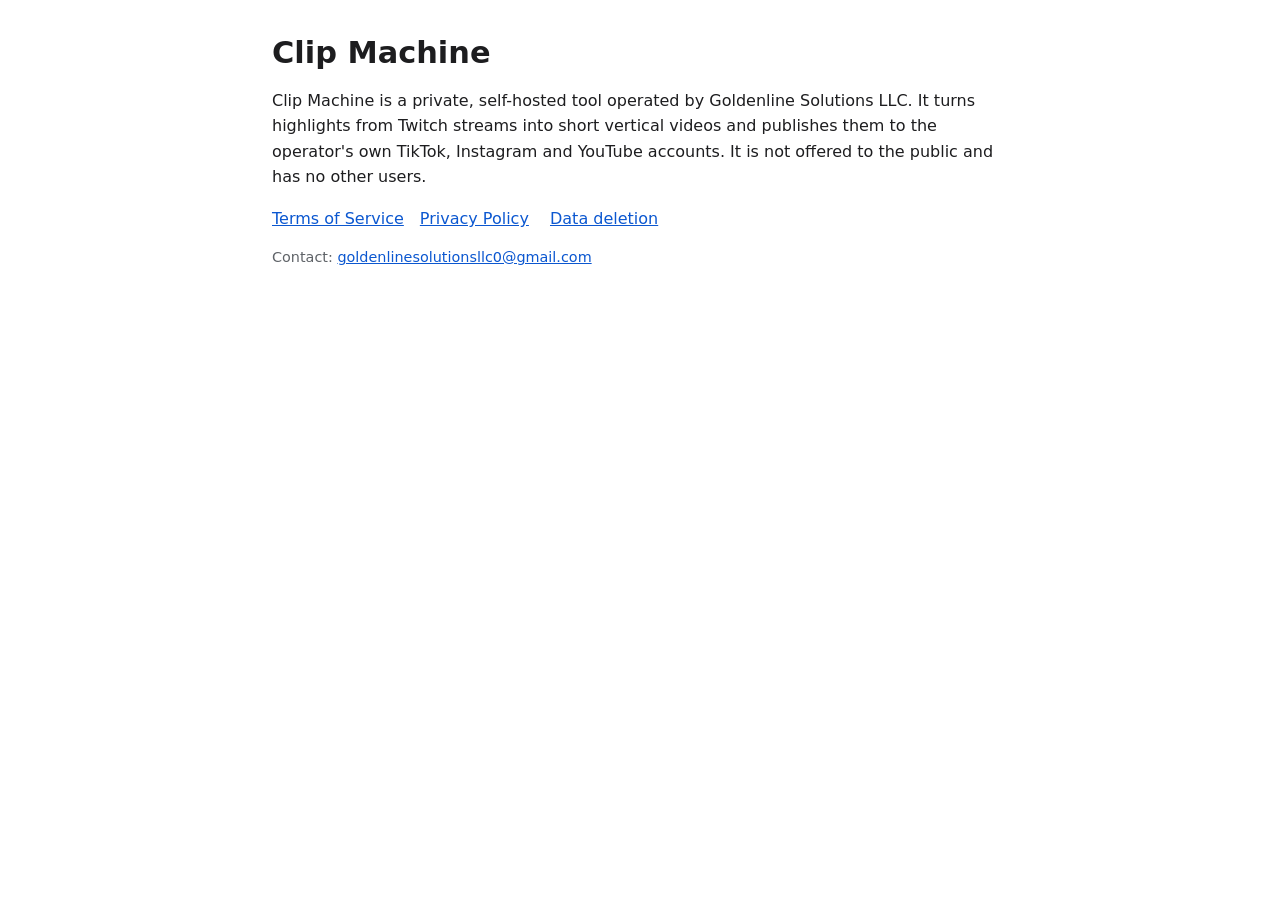
<file: index.html>
<!doctype html>
<html lang="en"><head><meta charset="utf-8"><meta name="viewport" content="width=device-width,initial-scale=1">
<title>Clip Machine</title><link rel="stylesheet" href="style.css"></head>
<body><main>
<h1>Clip Machine</h1>
<p>Clip Machine is a private, self-hosted tool operated by Goldenline Solutions LLC. It turns
highlights from Twitch streams into short vertical videos and publishes them to the operator's own
TikTok, Instagram and YouTube accounts. It is not offered to the public and has no other users.</p>
<nav><a href="terms.html">Terms of Service</a><a href="privacy.html">Privacy Policy</a>
<a href="privacy.html#data-deletion">Data deletion</a></nav>
<p class="meta">Contact: <a href="mailto:goldenlinesolutionsllc0@gmail.com">goldenlinesolutionsllc0@gmail.com</a></p>
</main></body></html>
</file>
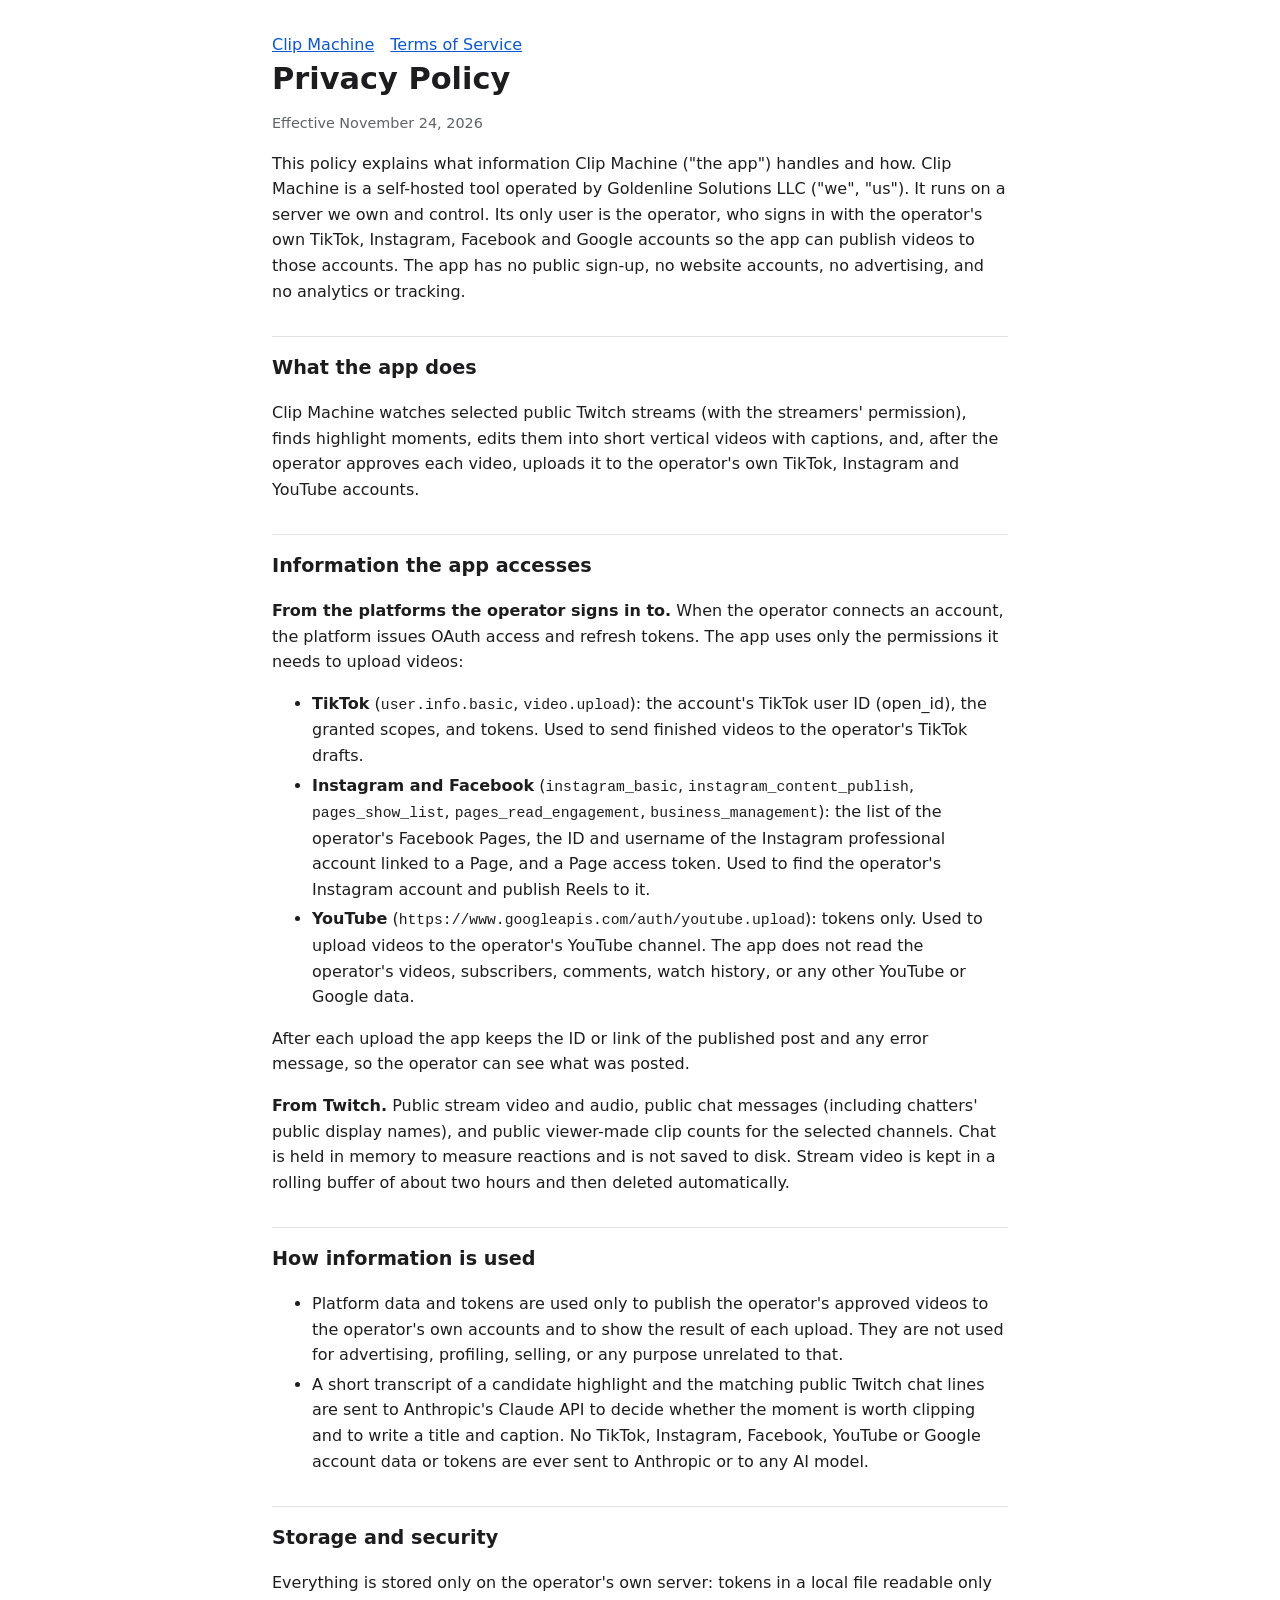
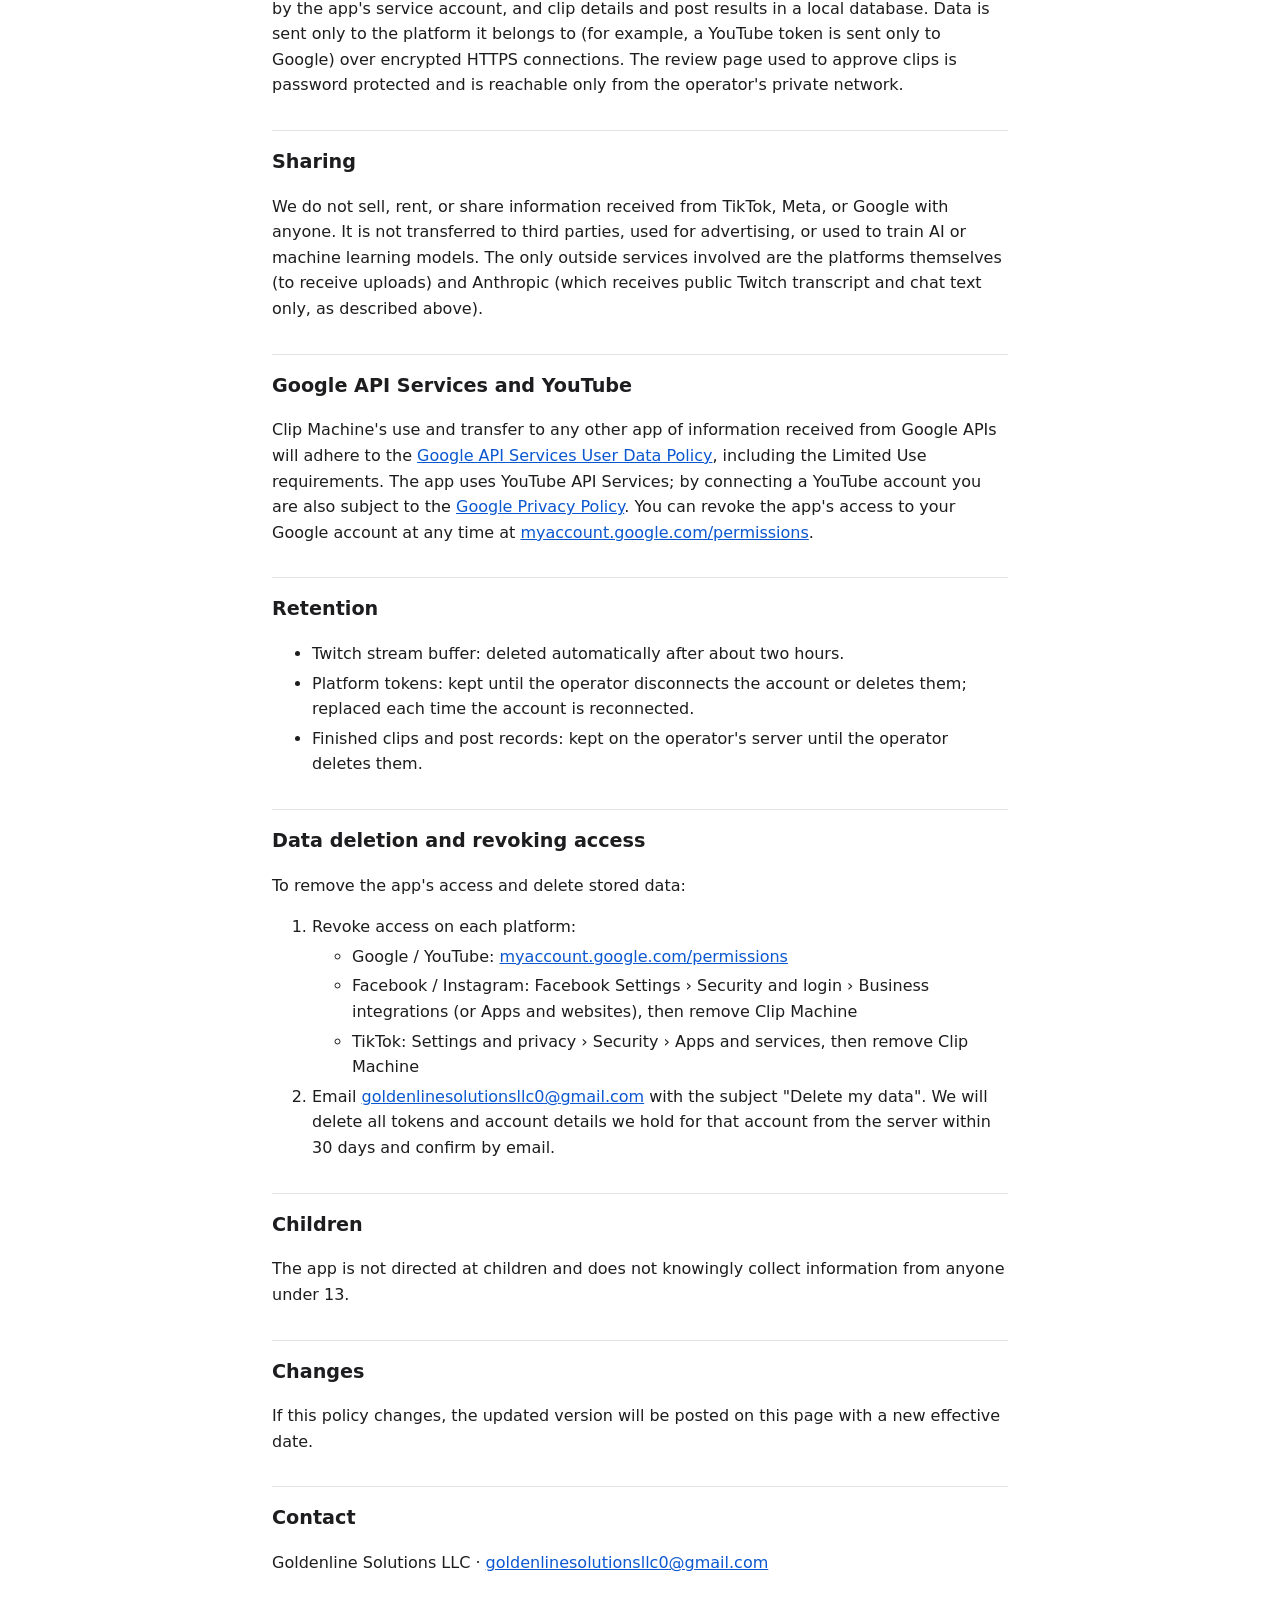
<file: privacy.html>
<!doctype html>
<html lang="en"><head><meta charset="utf-8"><meta name="viewport" content="width=device-width,initial-scale=1">
<title>Clip Machine Privacy Policy</title><link rel="stylesheet" href="style.css"></head>
<body><main>
<nav><a href="index.html">Clip Machine</a><a href="terms.html">Terms of Service</a></nav>
<h1>Privacy Policy</h1>
<p class="meta">Effective November 24, 2026</p>

<p>This policy explains what information Clip Machine ("the app") handles and how. Clip Machine is
a self-hosted tool operated by Goldenline Solutions LLC ("we", "us"). It runs on a server we own and
control. Its only user is the operator, who signs in with the operator's own TikTok, Instagram,
Facebook and Google accounts so the app can publish videos to those accounts. The app has no public
sign-up, no website accounts, no advertising, and no analytics or tracking.</p>

<h2>What the app does</h2>
<p>Clip Machine watches selected public Twitch streams (with the streamers' permission), finds
highlight moments, edits them into short vertical videos with captions, and, after the operator
approves each video, uploads it to the operator's own TikTok, Instagram and YouTube accounts.</p>

<h2>Information the app accesses</h2>
<p><strong>From the platforms the operator signs in to.</strong> When the operator connects an account,
the platform issues OAuth access and refresh tokens. The app uses only the permissions it needs to
upload videos:</p>
<ul>
  <li><strong>TikTok</strong> (<code>user.info.basic</code>, <code>video.upload</code>): the account's
  TikTok user ID (open_id), the granted scopes, and tokens. Used to send finished videos to the
  operator's TikTok drafts.</li>
  <li><strong>Instagram and Facebook</strong> (<code>instagram_basic</code>,
  <code>instagram_content_publish</code>, <code>pages_show_list</code>,
  <code>pages_read_engagement</code>, <code>business_management</code>): the list of the operator's
  Facebook Pages, the ID and username of the Instagram professional account linked to a Page, and a
  Page access token. Used to find the operator's Instagram account and publish Reels to it.</li>
  <li><strong>YouTube</strong> (<code>https://www.googleapis.com/auth/youtube.upload</code>): tokens
  only. Used to upload videos to the operator's YouTube channel. The app does not read the
  operator's videos, subscribers, comments, watch history, or any other YouTube or Google data.</li>
</ul>
<p>After each upload the app keeps the ID or link of the published post and any error message, so
the operator can see what was posted.</p>
<p><strong>From Twitch.</strong> Public stream video and audio, public chat messages (including
chatters' public display names), and public viewer-made clip counts for the selected channels.
Chat is held in memory to measure reactions and is not saved to disk. Stream video is kept in a
rolling buffer of about two hours and then deleted automatically.</p>

<h2>How information is used</h2>
<ul>
  <li>Platform data and tokens are used only to publish the operator's approved videos to the
  operator's own accounts and to show the result of each upload. They are not used for advertising,
  profiling, selling, or any purpose unrelated to that.</li>
  <li>A short transcript of a candidate highlight and the matching public Twitch chat lines are sent
  to Anthropic's Claude API to decide whether the moment is worth clipping and to write a title and
  caption. No TikTok, Instagram, Facebook, YouTube or Google account data or tokens are ever sent
  to Anthropic or to any AI model.</li>
</ul>

<h2>Storage and security</h2>
<p>Everything is stored only on the operator's own server: tokens in a local file readable only by
the app's service account, and clip details and post results in a local database. Data is sent only
to the platform it belongs to (for example, a YouTube token is sent only to Google) over encrypted
HTTPS connections. The review page used to approve clips is password protected and is reachable only from the
operator's private network.</p>

<h2>Sharing</h2>
<p>We do not sell, rent, or share information received from TikTok, Meta, or Google with anyone.
It is not transferred to third parties, used for advertising, or used to train AI or machine
learning models. The only outside services involved are the platforms themselves (to receive
uploads) and Anthropic (which receives public Twitch transcript and chat text only, as described
above).</p>

<h2>Google API Services and YouTube</h2>
<p>Clip Machine's use and transfer to any other app of information received from Google APIs will
adhere to the <a href="https://developers.google.com/terms/api-services-user-data-policy">Google API
Services User Data Policy</a>, including the Limited Use requirements. The app uses YouTube API
Services; by connecting a YouTube account you are also subject to the
<a href="https://policies.google.com/privacy">Google Privacy Policy</a>. You can revoke the app's
access to your Google account at any time at
<a href="https://myaccount.google.com/permissions">myaccount.google.com/permissions</a>.</p>

<h2>Retention</h2>
<ul>
  <li>Twitch stream buffer: deleted automatically after about two hours.</li>
  <li>Platform tokens: kept until the operator disconnects the account or deletes them; replaced
  each time the account is reconnected.</li>
  <li>Finished clips and post records: kept on the operator's server until the operator deletes them.</li>
</ul>

<h2 id="data-deletion">Data deletion and revoking access</h2>
<p>To remove the app's access and delete stored data:</p>
<ol>
  <li>Revoke access on each platform:
    <ul>
      <li>Google / YouTube: <a href="https://myaccount.google.com/permissions">myaccount.google.com/permissions</a></li>
      <li>Facebook / Instagram: Facebook Settings &rsaquo; Security and login &rsaquo; Business
      integrations (or Apps and websites), then remove Clip Machine</li>
      <li>TikTok: Settings and privacy &rsaquo; Security &rsaquo; Apps and services, then remove Clip Machine</li>
    </ul>
  </li>
  <li>Email <a href="mailto:goldenlinesolutionsllc0@gmail.com">goldenlinesolutionsllc0@gmail.com</a>
  with the subject "Delete my data". We will delete all tokens and account details we hold for that
  account from the server within 30 days and confirm by email.</li>
</ol>

<h2>Children</h2>
<p>The app is not directed at children and does not knowingly collect information from anyone
under 13.</p>

<h2>Changes</h2>
<p>If this policy changes, the updated version will be posted on this page with a new effective date.</p>

<h2>Contact</h2>
<p>Goldenline Solutions LLC &middot;
<a href="mailto:goldenlinesolutionsllc0@gmail.com">goldenlinesolutionsllc0@gmail.com</a></p>
</main></body></html>
</file>
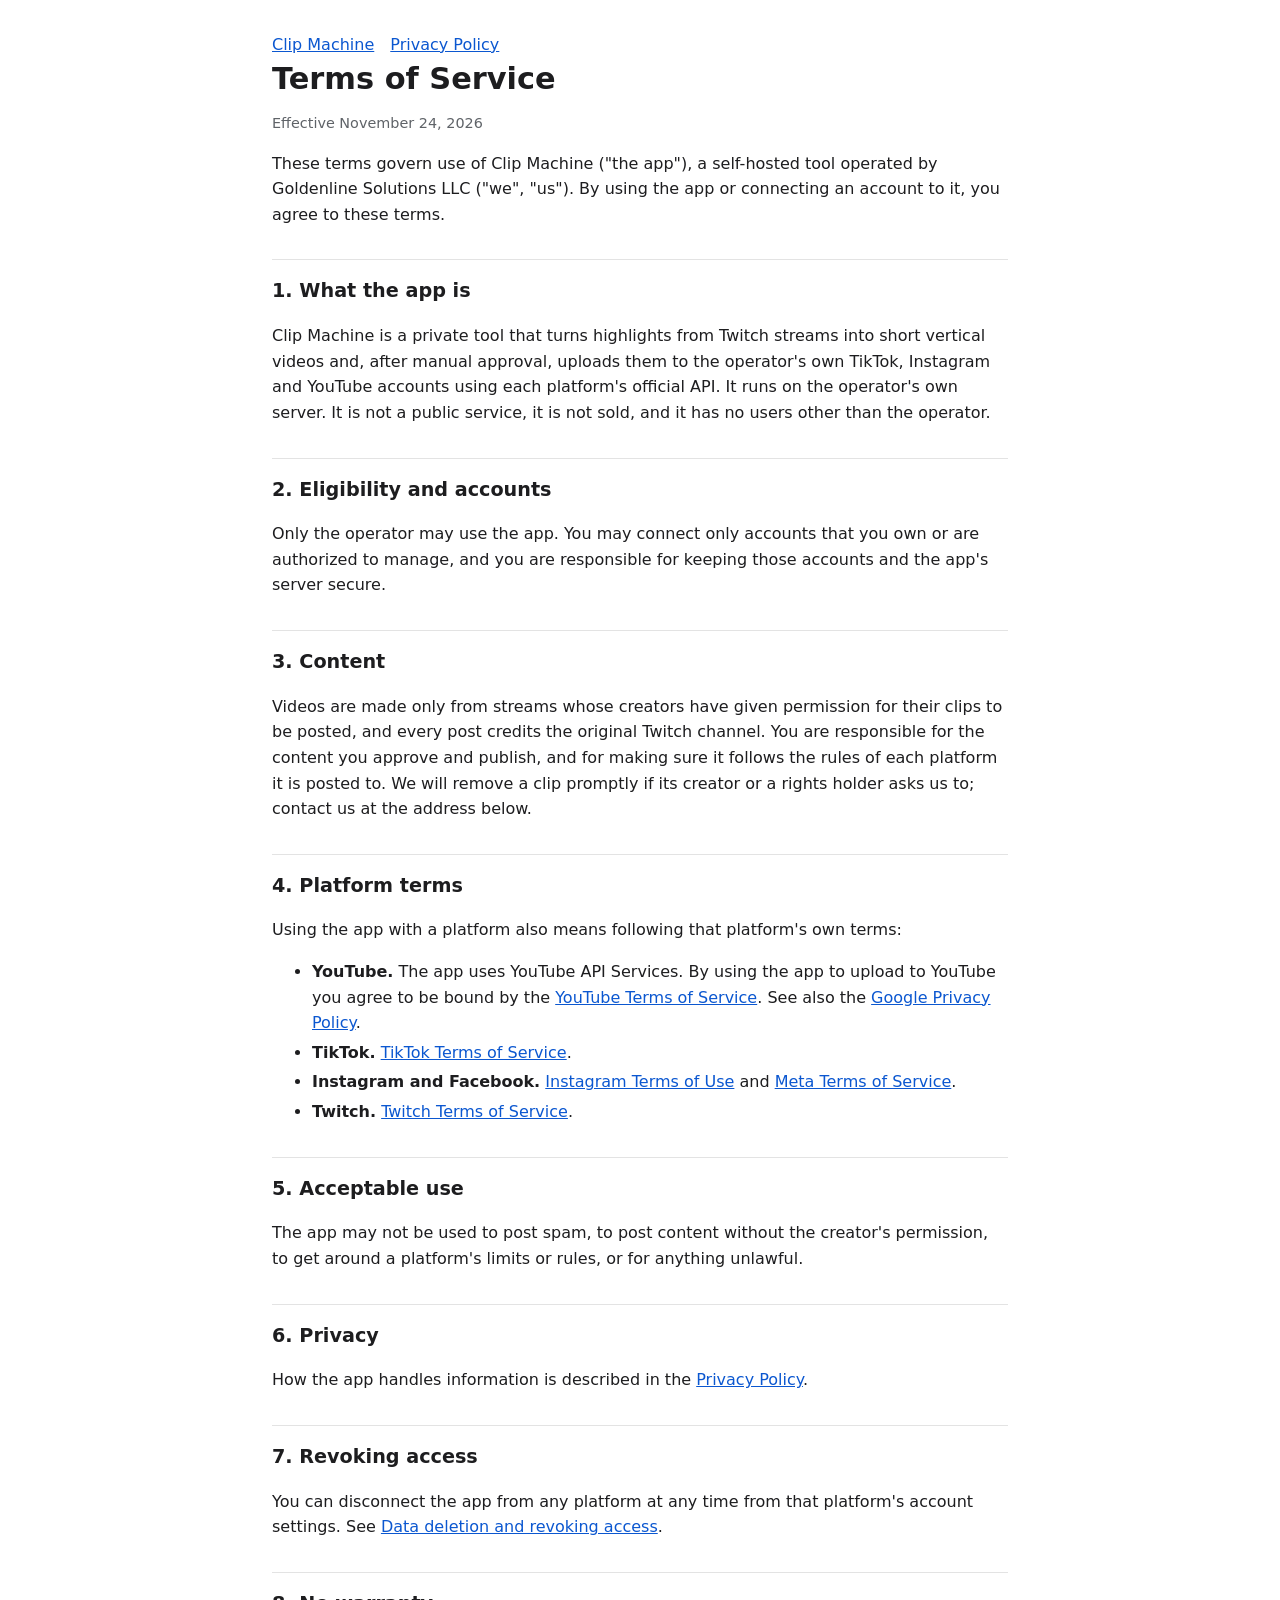
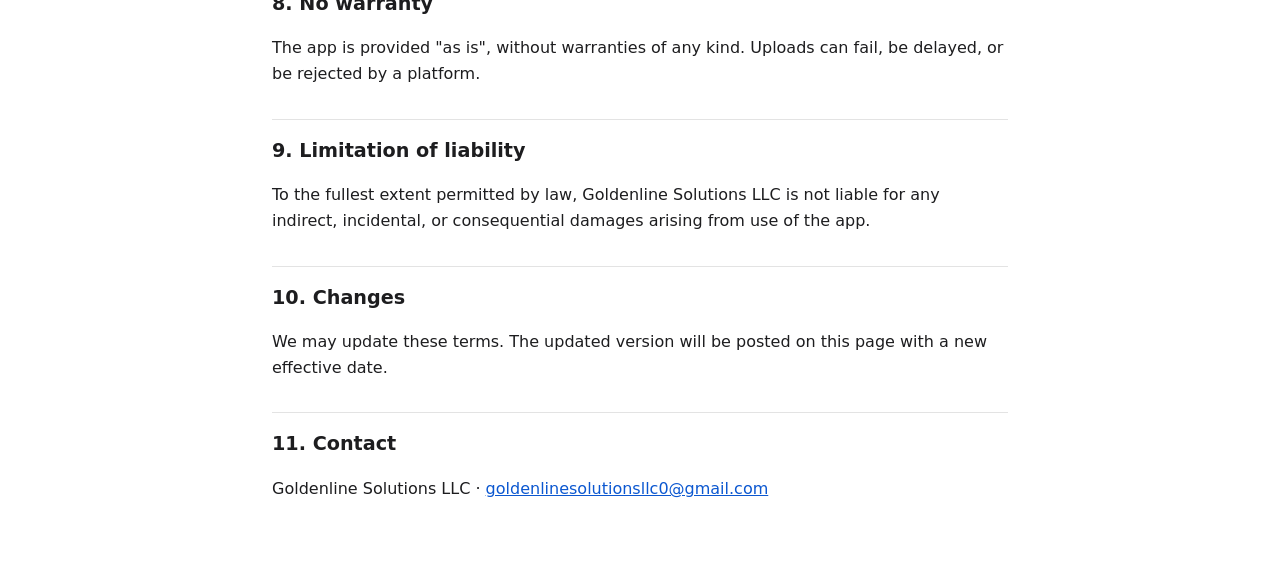
<file: terms.html>
<!doctype html>
<html lang="en"><head><meta charset="utf-8"><meta name="viewport" content="width=device-width,initial-scale=1">
<title>Clip Machine Terms of Service</title><link rel="stylesheet" href="style.css"></head>
<body><main>
<nav><a href="index.html">Clip Machine</a><a href="privacy.html">Privacy Policy</a></nav>
<h1>Terms of Service</h1>
<p class="meta">Effective November 24, 2026</p>

<p>These terms govern use of Clip Machine ("the app"), a self-hosted tool operated by Goldenline
Solutions LLC ("we", "us"). By using the app or connecting an account to it, you agree to these
terms.</p>

<h2>1. What the app is</h2>
<p>Clip Machine is a private tool that turns highlights from Twitch streams into short vertical
videos and, after manual approval, uploads them to the operator's own TikTok, Instagram and YouTube
accounts using each platform's official API. It runs on the operator's own server. It is not a
public service, it is not sold, and it has no users other than the operator.</p>

<h2>2. Eligibility and accounts</h2>
<p>Only the operator may use the app. You may connect only accounts that you own or are authorized
to manage, and you are responsible for keeping those accounts and the app's server secure.</p>

<h2>3. Content</h2>
<p>Videos are made only from streams whose creators have given permission for their clips to be
posted, and every post credits the original Twitch channel. You are responsible for the content
you approve and publish, and for making sure it follows the rules of each platform it is posted
to. We will remove a clip promptly if its creator or a rights holder asks us to; contact us at the
address below.</p>

<h2>4. Platform terms</h2>
<p>Using the app with a platform also means following that platform's own terms:</p>
<ul>
  <li><strong>YouTube.</strong> The app uses YouTube API Services. By using the app to upload to
  YouTube you agree to be bound by the
  <a href="https://www.youtube.com/t/terms">YouTube Terms of Service</a>. See also the
  <a href="https://policies.google.com/privacy">Google Privacy Policy</a>.</li>
  <li><strong>TikTok.</strong> <a href="https://www.tiktok.com/legal/terms-of-service">TikTok Terms of
  Service</a>.</li>
  <li><strong>Instagram and Facebook.</strong> <a href="https://help.instagram.com/581066165581870">Instagram
  Terms of Use</a> and <a href="https://www.facebook.com/terms.php">Meta Terms of Service</a>.</li>
  <li><strong>Twitch.</strong> <a href="https://www.twitch.tv/p/legal/terms-of-service/">Twitch Terms of
  Service</a>.</li>
</ul>

<h2>5. Acceptable use</h2>
<p>The app may not be used to post spam, to post content without the creator's permission, to
get around a platform's limits or rules, or for anything unlawful.</p>

<h2>6. Privacy</h2>
<p>How the app handles information is described in the <a href="privacy.html">Privacy Policy</a>.</p>

<h2>7. Revoking access</h2>
<p>You can disconnect the app from any platform at any time from that platform's account settings.
See <a href="privacy.html#data-deletion">Data deletion and revoking access</a>.</p>

<h2>8. No warranty</h2>
<p>The app is provided "as is", without warranties of any kind. Uploads can fail, be delayed, or be
rejected by a platform.</p>

<h2>9. Limitation of liability</h2>
<p>To the fullest extent permitted by law, Goldenline Solutions LLC is not liable for any indirect,
incidental, or consequential damages arising from use of the app.</p>

<h2>10. Changes</h2>
<p>We may update these terms. The updated version will be posted on this page with a new effective
date.</p>

<h2>11. Contact</h2>
<p>Goldenline Solutions LLC &middot;
<a href="mailto:goldenlinesolutionsllc0@gmail.com">goldenlinesolutionsllc0@gmail.com</a></p>
</main></body></html>
</file>
<file: style.css>
:root{--bg:#fff;--fg:#1d1d1f;--muted:#5f6368;--link:#0b57d0;--rule:#e3e3e3}
@media (prefers-color-scheme:dark){:root{--bg:#121212;--fg:#ececec;--muted:#a0a0a0;--link:#8ab4f8;--rule:#333}}
body{background:var(--bg);color:var(--fg);font:16px/1.6 system-ui,-apple-system,"Segoe UI",Roboto,sans-serif;margin:0}
main{max-width:46rem;margin:0 auto;padding:2rem 16px 4rem}
h1{font-size:1.9rem;line-height:1.2;margin:.2rem 0 .3rem}
h2{font-size:1.2rem;margin:2rem 0 .4rem;padding-top:1rem;border-top:1px solid var(--rule)}
.meta,footer{color:var(--muted);font-size:.9rem}
a{color:var(--link)}
nav a{margin-right:1rem}
li{margin:.25rem 0}
code{font-size:.92em}
</file>
